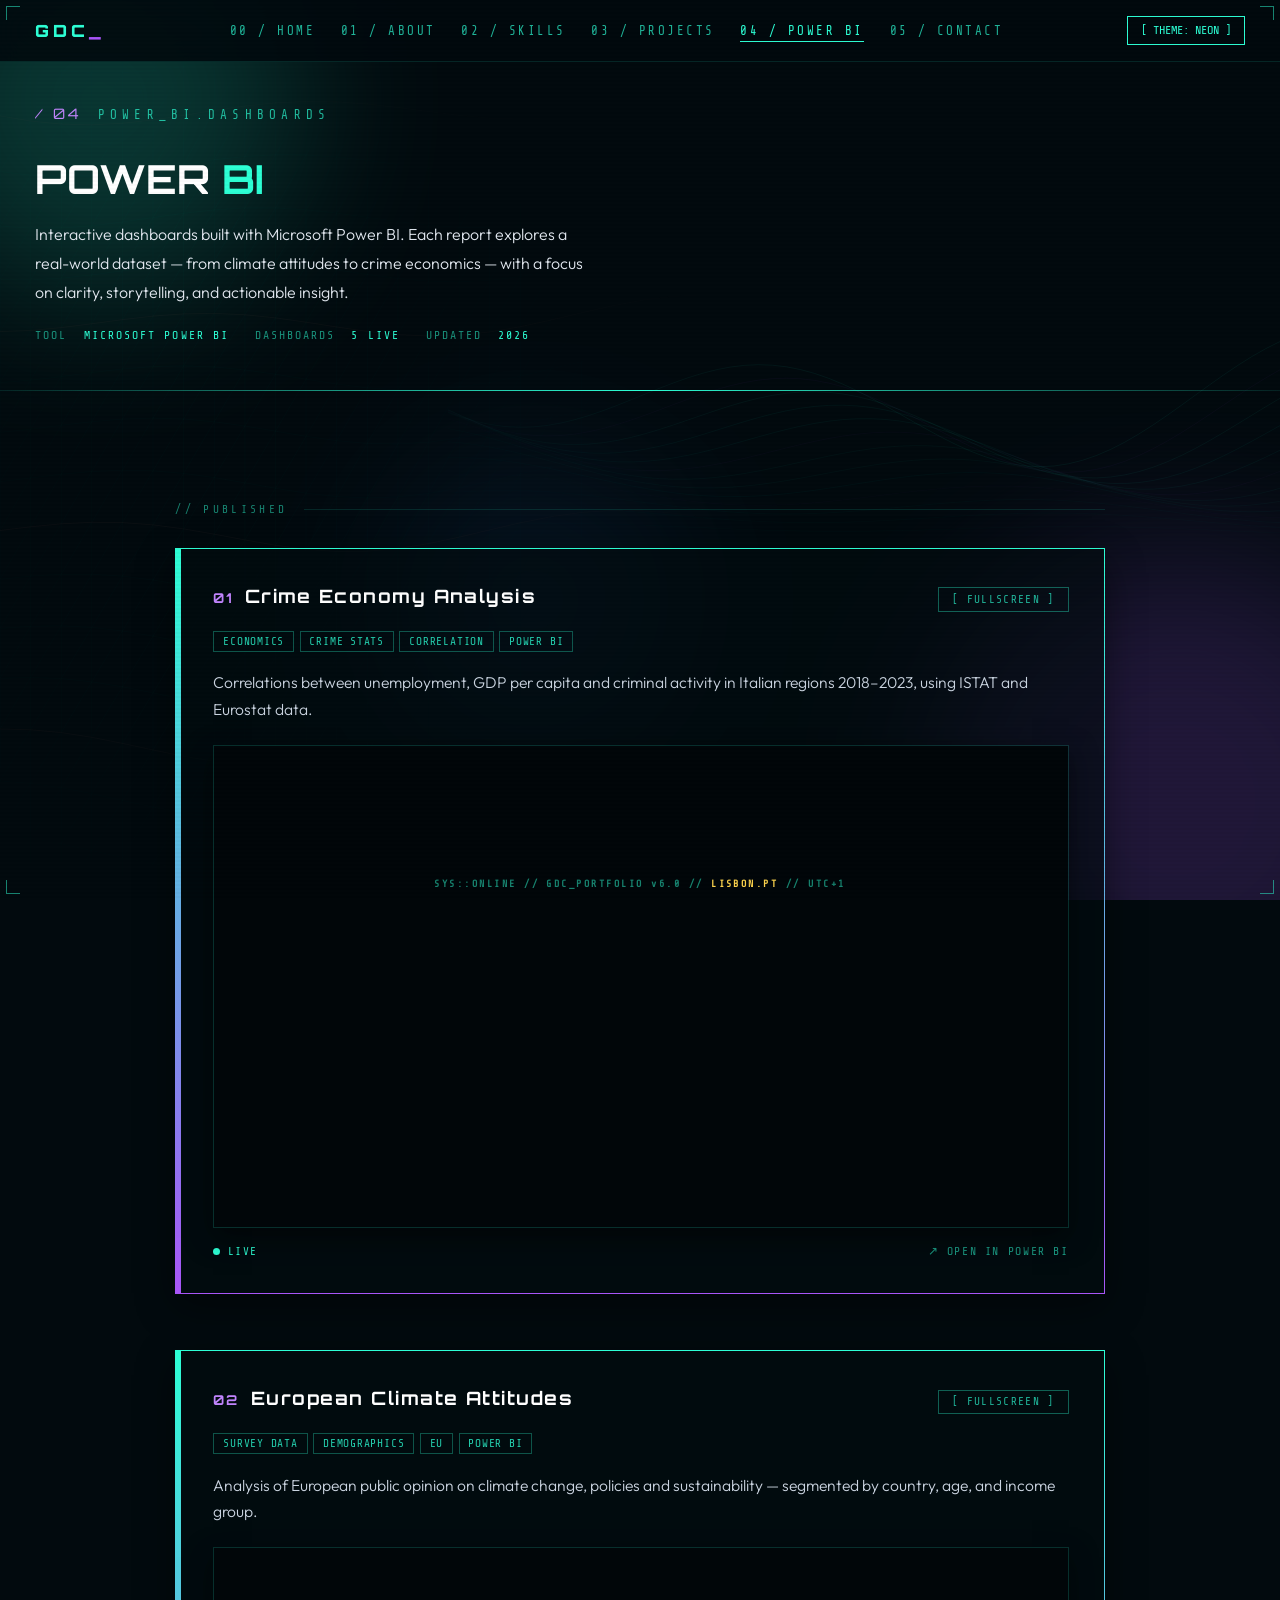
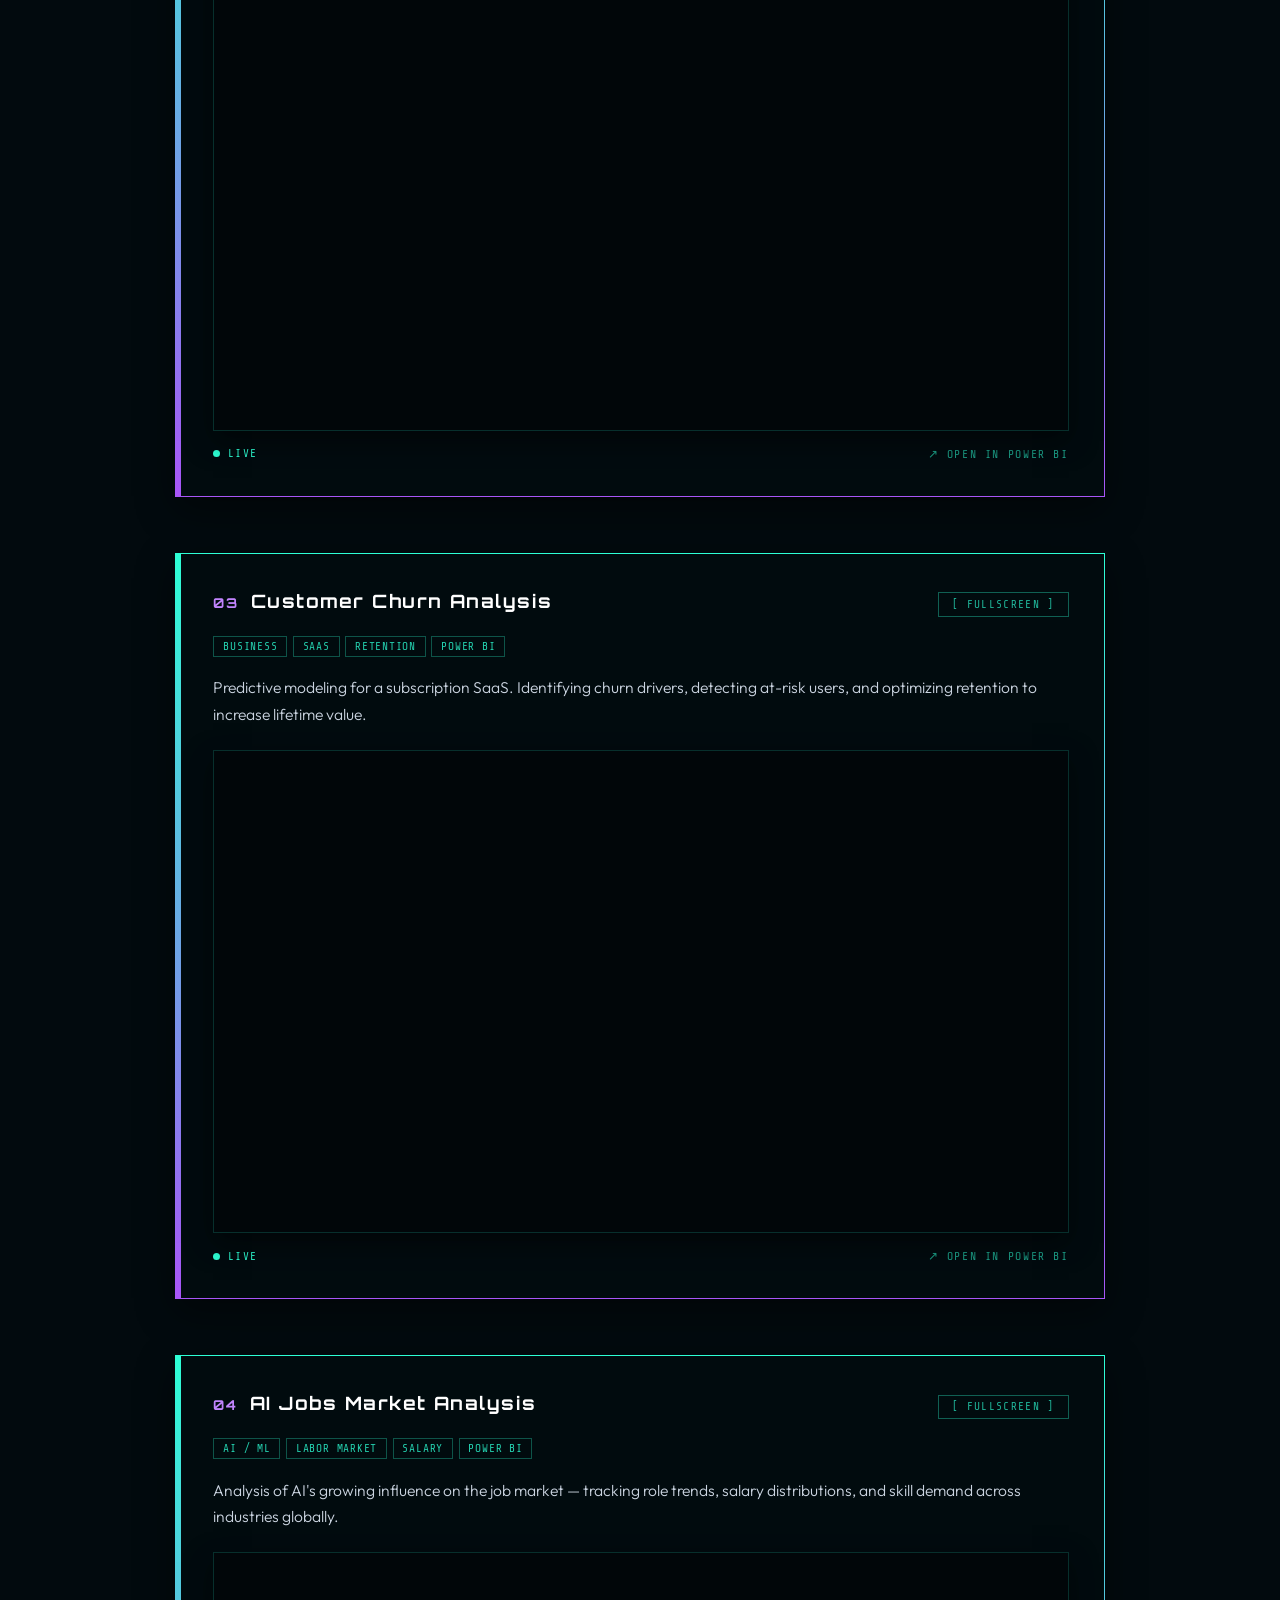
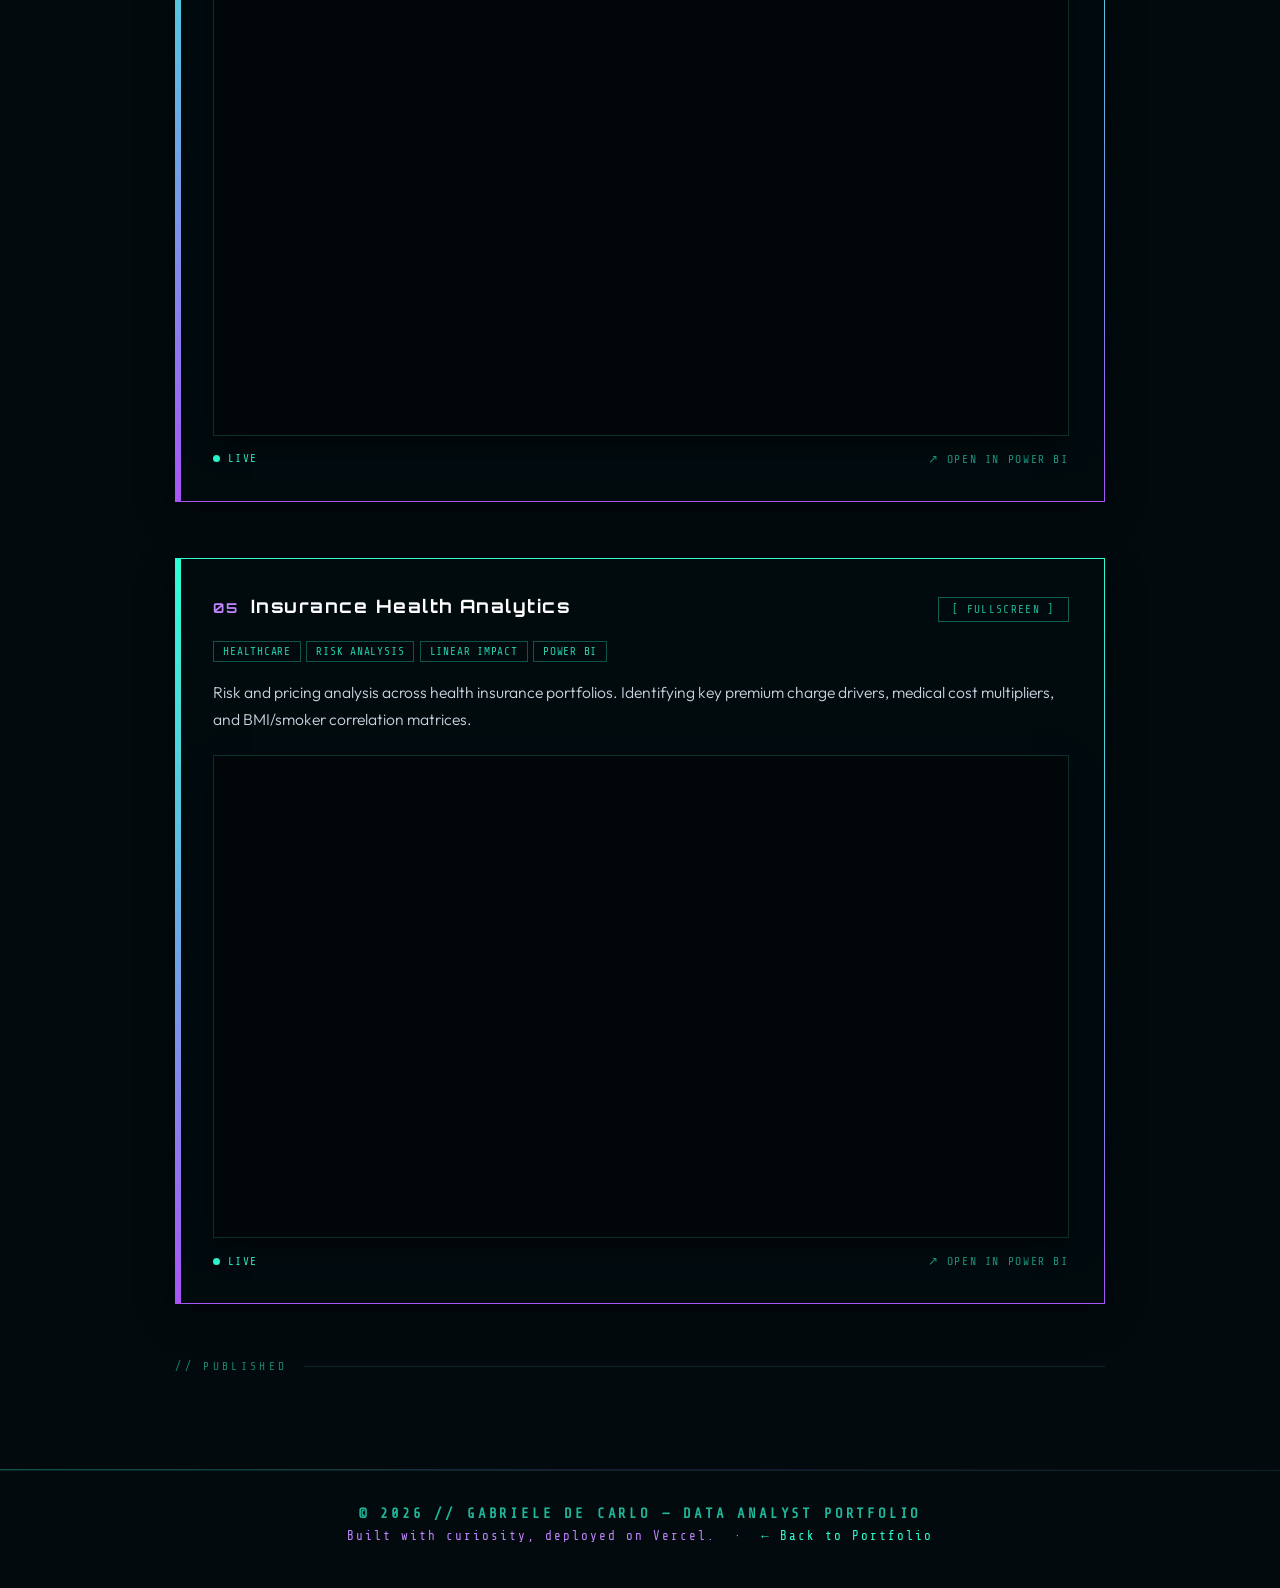
<file: powerbi.html>
<!DOCTYPE html>
<html lang="en">
<head>
  <meta charset="UTF-8">
  <meta name="viewport" content="width=device-width, initial-scale=1.0">
  <meta name="description" content="Power BI Dashboards by Gabriele De Carlo — Data Analyst & Visual Storyteller.">
  <meta name="author" content="Gabriele De Carlo">
  <meta name="theme-color" content="#020a0e">
  <meta property="og:title" content="Power BI Dashboards // Gabriele De Carlo">
  <meta property="og:description" content="Interactive Power BI dashboards — data storytelling by Gabriele De Carlo.">
  <meta property="og:type" content="website">
  <title>Power BI Dashboards // GDC</title>
  <link rel="icon" href="data:image/svg+xml,<svg xmlns=%22http://www.w3.org/2000/svg%22 viewBox=%220 0 100 100%22><text y=%22.9em%22 font-size=%2290%22>📊</text></svg>">
  <link rel="stylesheet" href="./style.css">
  <style>
    /* ── FULLSCREEN MODAL (Power BI) ── */
    #pbiModal {
      position: fixed;
      inset: 0;
      background: rgba(2, 10, 14, 0.96);
      backdrop-filter: blur(14px);
      -webkit-backdrop-filter: blur(14px);
      z-index: 1000;
      display: flex;
      flex-direction: column;
      opacity: 0;
      pointer-events: none;
      transition: opacity 0.4s cubic-bezier(0.16, 1, 0.3, 1);
    }
    #pbiModal.active {
      opacity: 1;
      pointer-events: auto;
    }
    .pbi-modal-topbar {
      display: flex;
      justify-content: space-between;
      align-items: center;
      padding: 1.2rem 2.5rem;
      border-bottom: 1px solid rgba(var(--teal-rgb), 0.15);
      background: rgba(2, 12, 16, 0.98);
      flex-shrink: 0;
    }
    .pbi-modal-title {
      font-family: 'Orbitron', monospace;
      font-size: 1rem;
      font-weight: 700;
      color: #fff;
      letter-spacing: 0.08em;
    }
    .pbi-modal-body {
      flex: 1;
      position: relative;
    }
    .pbi-modal-body iframe {
      position: absolute;
      inset: 0;
      width: 100%;
      height: 100%;
      border: none;
      background: #010609;
    }

    /* ── LIVE DOT ── */
    .pbi-status {
      display: inline-flex;
      align-items: center;
      gap: 0.45rem;
      font-size: 0.7rem;
      letter-spacing: 0.14em;
      text-transform: uppercase;
    }
    .pbi-status .dot-live {
      width: 7px;
      height: 7px;
      border-radius: 50%;
      background: var(--teal);
      animation: pp 2s ease infinite;
    }
    .pbi-status .dot-wip {
      width: 7px;
      height: 7px;
      border-radius: 50%;
      background: var(--yellow);
      animation: pp 2s ease infinite;
    }
    .pbi-status .dot-soon {
      width: 7px;
      height: 7px;
      border-radius: 50%;
      background: rgba(var(--teal-rgb), 0.3);
    }
    .pbi-status.live { color: var(--teal); }
    .pbi-status.wip  { color: var(--yellow); }
    .pbi-status.soon { color: rgba(var(--teal-rgb), 0.4); }

    /* ── CARD FOOTER ROW ── */
    .pbi-card-footer {
      display: flex;
      justify-content: space-between;
      align-items: center;
      margin-top: 1rem;
      flex-wrap: wrap;
      gap: 0.5rem;
    }
    .pbi-open-link {
      font-family: 'Share Tech Mono', monospace;
      font-size: 0.72rem;
      letter-spacing: 0.14em;
      text-transform: uppercase;
      color: rgba(var(--teal-rgb), 0.6);
      text-decoration: none;
      transition: color 0.2s;
    }
    .pbi-open-link:hover { color: var(--teal); }

    /* ── FULLSCREEN BTN ── */
    .pbi-fs-btn {
      background: transparent;
      border: 1px solid rgba(var(--teal-rgb), 0.35);
      color: rgba(var(--teal-rgb), 0.7);
      font-family: 'Share Tech Mono', monospace;
      font-size: 0.7rem;
      letter-spacing: 0.12em;
      padding: 0.3rem 0.8rem;
      cursor: pointer;
      text-transform: uppercase;
      transition: all 0.2s;
    }
    .pbi-fs-btn:hover {
      border-color: var(--teal);
      color: var(--teal);
      background: rgba(var(--teal-rgb), 0.06);
    }

    /* ── TAGS ROW IN CARD ── */
    .pbi-tags {
      display: flex;
      gap: 0.35rem;
      flex-wrap: wrap;
      margin-bottom: 1.1rem;
    }

    /* ── PAGE HEADER ── */
    .pbi-page-header {
      padding-top: 6.5rem;
      padding-bottom: 3rem;
      padding-left: 2.2rem;
      padding-right: 2.2rem;
      border-bottom: 1px solid rgba(var(--teal-rgb), 0.1);
      position: relative;
    }
    .pbi-page-header::after {
      content: '';
      position: absolute;
      bottom: -1px;
      left: 0;
      right: 0;
      height: 1px;
      background: linear-gradient(90deg, transparent, var(--teal), transparent);
    }
    .pbi-section-divider {
      display: flex;
      align-items: center;
      gap: 1rem;
      margin-bottom: 2rem;
      margin-top: 0.5rem;
    }
    .pbi-section-divider span {
      font-size: 0.7rem;
      letter-spacing: 0.3em;
      color: rgba(var(--teal-rgb), 0.5);
      text-transform: uppercase;
      white-space: nowrap;
    }
    .pbi-section-divider::after {
      content: '';
      flex: 1;
      height: 1px;
      background: rgba(var(--teal-rgb), 0.12);
    }

    /* clip-path override — prevent cards from disappearing */
    .pbi-embed-card {
      clip-path: none !important;
      border-left: 3px solid transparent;
      border-image: linear-gradient(180deg, var(--teal), var(--violet)) 1;
    }

    @media (max-width: 900px) {
      .pbi-page-header {
        padding-left: 1.3rem;
        padding-right: 1.3rem;
      }
      .pbi-modal-topbar {
        padding: 1rem 1.3rem;
      }
    }
  </style>
</head>
<body>

<div class="bg-wrap">
  <div class="glow g1"></div>
  <div class="glow g2"></div>
  <div class="glow g3"></div>
  <canvas id="bg-mesh"></canvas>
  <canvas id="bg-flow"></canvas>
</div>

<div class="hud-c hud-tl"></div>
<div class="hud-c hud-tr"></div>
<div class="hud-c hud-bl"></div>
<div class="hud-c hud-br"></div>
<div class="scanlines"></div>
<div class="stat-bar">SYS::ONLINE // GDC_PORTFOLIO v6.0 // <span class="y">LISBON.PT</span> // UTC+1</div>

<div class="mobile-overlay" id="mobileOverlay" onclick="closeMobile()"></div>
<aside class="mobile-menu" id="mobileMenu">
  <button class="mobile-close" onclick="closeMobile()">✕</button>
  <a href="./index.html">00 / Home</a>
  <a href="./index.html#about-sec">01 / About</a>
  <a href="./index.html#skills-sec">02 / Skills</a>
  <a href="./index.html#projects-sec">03 / Projects</a>
  <a href="./powerbi.html" class="active">04 / Power BI</a>
  <a href="./index.html#contact-sec">05 / Contact</a>
</aside>

<div class="site">
  <nav>
    <div class="nav-logo"><a href="./index.html" style="text-decoration:none;color:inherit;">GDC<span class="accent">_</span></a></div>
    <ul class="nav-links">
      <li><a href="./index.html">00 / Home</a></li>
      <li><a href="./index.html#about-sec">01 / About</a></li>
      <li><a href="./index.html#skills-sec">02 / Skills</a></li>
      <li><a href="./index.html#projects-sec">03 / Projects</a></li>
      <li><a href="./powerbi.html" class="active">04 / Power BI</a></li>
      <li><a href="./index.html#contact-sec">05 / Contact</a></li>
    </ul>
    <div style="display:flex; gap:0.5rem;">
      <button id="themeToggle" class="theme-btn" onclick="toggleTheme()">[ THEME: NEON ]</button>
    </div>
    <button class="menu-btn" onclick="openMobile()" aria-label="menu">☰</button>
  </nav>

  <div class="pbi-page-header">
    <div class="sec-head">
      <span class="sec-num">/ 04</span>
      <span class="sec-label">power_bi.dashboards</span>
    </div>
    <div class="sec-title glitch-hover" data-text="POWER BI">POWER <span class="accent">BI</span></div>
    <p style="font-family:'Outfit',sans-serif;font-weight:300;font-size:1rem;color:#e2e8f0;line-height:1.8;max-width:560px;margin-top:1rem;margin-bottom:1.4rem;">
      Interactive dashboards built with Microsoft Power BI. Each report explores a real-world dataset — from climate attitudes to crime economics — with a focus on clarity, storytelling, and actionable insight.
    </p>
    <div style="display:flex;gap:1.6rem;flex-wrap:wrap;font-size:0.72rem;letter-spacing:0.18em;text-transform:uppercase;color:rgba(var(--teal-rgb),0.55);">
      <div>Tool &nbsp;<span style="color:var(--teal);">Microsoft Power BI</span></div>
      <div>Dashboards &nbsp;<span style="color:var(--teal);">5 live</span></div>
      <div>Updated &nbsp;<span style="color:var(--teal);">2026</span></div>
    </div>
  </div>

  <div class="pbi-container">

    <div class="pbi-section-divider"><span>// published</span></div>

    <div class="pbi-embed-card reveal">
      <div class="pbi-embed-header">
        <div class="pbi-embed-title-wrap">
          <span class="pbi-embed-num">01</span>
          <span class="pbi-embed-title">Crime Economy Analysis</span>
        </div>
        <button class="pbi-fs-btn" onclick="openPbiModal('Crime Economy Analysis','https://app.powerbi.com/view?r=eyJrIjoiNGE3YmRmOTYtNzEwMC00YjFiLWEyNmQtZTI1OGUyM2RjMGRiIiwidCI6IjFmNTRhMThlLTg0MjUtNDdiYi1hMDk3LTczODg2ZTM1MTE4YSIsImMiOjh9&pageName=371c88b3c4db8907703d')">[ FULLSCREEN ]</button>
      </div>
      <div class="pbi-tags">
        <span class="tag">Economics</span>
        <span class="tag">Crime Stats</span>
        <span class="tag">Correlation</span>
        <span class="tag">Power BI</span>
      </div>
      <p class="pbi-embed-desc">Correlations between unemployment, GDP per capita and criminal activity in Italian regions 2018–2023, using ISTAT and Eurostat data.</p>
      <div class="pbi-iframe-wrapper">
        <iframe
          title="Crime Economy Analysis"
          src="https://app.powerbi.com/view?r=eyJrIjoiNGE3YmRmOTYtNzEwMC00YjFiLWEyNmQtZTI1OGUyM2RjMGRiIiwidCI6IjFmNTRhMThlLTg0MjUtNDdiYi1hMDk3LTczODg2ZTM1MTE4YSIsImMiOjh9&pageName=371c88b3c4db8907703d"
          allowfullscreen>
        </iframe>
      </div>
      <div class="pbi-card-footer">
        <div class="pbi-status live"><div class="dot-live"></div> Live</div>
        <a class="pbi-open-link" href="https://app.powerbi.com/view?r=eyJrIjoiNGE3YmRmOTYtNzEwMC00YjFiLWEyNmQtZTI1OGUyM2RjMGRiIiwidCI6IjFmNTRhMThlLTg0MjUtNDdiYi1hMDk3LTczODg2ZTM1MTE4YSIsImMiOjh9&pageName=371c88b3c4db8907703d" target="_blank" rel="noopener">↗ Open in Power BI</a>
      </div>
    </div>

    <div class="pbi-embed-card reveal">
      <div class="pbi-embed-header">
        <div class="pbi-embed-title-wrap">
          <span class="pbi-embed-num">02</span>
          <span class="pbi-embed-title">European Climate Attitudes</span>
        </div>
        <button class="pbi-fs-btn" onclick="openPbiModal('European Climate Attitudes','https://app.powerbi.com/view?r=eyJrIjoiZmUzZThjZTItY2IwMy00ZTZlLTkyNDktZTc4ZjU3OGZjMzcwIiwidCI6IjFmNTRhMThlLTg0MjUtNDdiYi1hMDk3LTczODg2ZTM1MTE4YSIsImMiOjh9')">[ FULLSCREEN ]</button>
      </div>
      <div class="pbi-tags">
        <span class="tag">Survey Data</span>
        <span class="tag">Demographics</span>
        <span class="tag">EU</span>
        <span class="tag">Power BI</span>
      </div>
      <p class="pbi-embed-desc">Analysis of European public opinion on climate change, policies and sustainability — segmented by country, age, and income group.</p>
      <div class="pbi-iframe-wrapper">
        <iframe
          title="European Climate Attitudes"
          src="https://app.powerbi.com/view?r=eyJrIjoiZmUzZThjZTItY2IwMy00ZTZlLTkyNDktZTc4ZjU3OGZjMzcwIiwidCI6IjFmNTRhMThlLTg0MjUtNDdiYi1hMDk3LTczODg2ZTM1MTE4YSIsImMiOjh9"
          allowfullscreen>
        </iframe>
      </div>
      <div class="pbi-card-footer">
        <div class="pbi-status live"><div class="dot-live"></div> Live</div>
        <a class="pbi-open-link" href="https://app.powerbi.com/view?r=eyJrIjoiZmUzZThjZTItY2IwMy00ZTZlLTkyNDktZTc4ZjU3OGZjMzcwIiwidCI6IjFmNTRhMThlLTg0MjUtNDdiYi1hMDk3LTczODg2ZTM1MTE4YSIsImMiOjh9" target="_blank" rel="noopener">↗ Open in Power BI</a>
      </div>
    </div>

    <div class="pbi-embed-card reveal">
      <div class="pbi-embed-header">
        <div class="pbi-embed-title-wrap">
          <span class="pbi-embed-num">03</span>
          <span class="pbi-embed-title">Customer Churn Analysis</span>
        </div>
        <button class="pbi-fs-btn" onclick="openPbiModal('Customer Churn Analysis','https://app.powerbi.com/view?r=eyJrIjoiMDg3NzA3NjUtNDMwMC00NjdlLWEwNWItOTNiNGQzNjZlYzA4IiwidCI6IjFmNTRhMThlLTg0MjUtNDdiYi1hMDk3LTczODg2ZTM1MTE4YSIsImMiOjh9&pageName=c7c98034ea1c684f28b1')">[ FULLSCREEN ]</button>
      </div>
      <div class="pbi-tags">
        <span class="tag">Business</span>
        <span class="tag">SaaS</span>
        <span class="tag">Retention</span>
        <span class="tag">Power BI</span>
      </div>
      <p class="pbi-embed-desc">Predictive modeling for a subscription SaaS. Identifying churn drivers, detecting at-risk users, and optimizing retention to increase lifetime value.</p>
      <div class="pbi-iframe-wrapper">
        <iframe
          title="Customer Churn Analysis"
          src="https://app.powerbi.com/view?r=eyJrIjoiMDg3NzA3NjUtNDMwMC00NjdlLWEwNWItOTNiNGQzNjZlYzA4IiwidCI6IjFmNTRhMThlLTg0MjUtNDdiYi1hMDk3LTczODg2ZTM1MTE4YSIsImMiOjh9&pageName=c7c98034ea1c684f28b1"
          allowfullscreen>
        </iframe>
      </div>
      <div class="pbi-card-footer">
        <div class="pbi-status live"><div class="dot-live"></div> Live</div>
        <a class="pbi-open-link" href="https://app.powerbi.com/view?r=eyJrIjoiMDg3NzA3NjUtNDMwMC00NjdlLWEwNWItOTNiNGQzNjZlYzA4IiwidCI6IjFmNTRhMThlLTg0MjUtNDdiYi1hMDk3LTczODg2ZTM1MTE4YSIsImMiOjh9&pageName=c7c98034ea1c684f28b1" target="_blank" rel="noopener">↗ Open in Power BI</a>
      </div>
    </div>

    <div class="pbi-embed-card reveal">
      <div class="pbi-embed-header">
        <div class="pbi-embed-title-wrap">
          <span class="pbi-embed-num">04</span>
          <span class="pbi-embed-title">AI Jobs Market Analysis</span>
        </div>
        <button class="pbi-fs-btn" onclick="openPbiModal('AI Jobs Market Analysis','https://app.powerbi.com/view?r=eyJrIjoiYmIzZDJlMDUtODk0NS00ZTMxLWE4MWItOWNhNTQzYjJkZTQzIiwidCI6IjFmNTRhMThlLTg0MjUtNDdiYi1hMDk3LTczODg2ZTM1MTE4YSIsImMiOjh9&pageName=913f4d965e67386d88d3')">[ FULLSCREEN ]</button>
      </div>
      <div class="pbi-tags">
        <span class="tag">AI / ML</span>
        <span class="tag">Labor Market</span>
        <span class="tag">Salary</span>
        <span class="tag">Power BI</span>
      </div>
      <p class="pbi-embed-desc">Analysis of AI's growing influence on the job market — tracking role trends, salary distributions, and skill demand across industries globally.</p>
      <div class="pbi-iframe-wrapper">
        <iframe
          title="AI Jobs Market Analysis"
          src="https://app.powerbi.com/view?r=eyJrIjoiYmIzZDJlMDUtODk0NS00ZTMxLWE4MWItOWNhNTQzYjJkZTQzIiwidCI6IjFmNTRhMThlLTg0MjUtNDdiYi1hMDk3LTczODg2ZTM1MTE4YSIsImMiOjh9&pageName=913f4d965e67386d88d3"
          allowfullscreen>
        </iframe>
      </div>
      <div class="pbi-card-footer">
        <div class="pbi-status live"><div class="dot-live"></div> Live</div>
        <a class="pbi-open-link" href="https://app.powerbi.com/view?r=eyJrIjoiYmIzZDJlMDUtODk0NS00ZTMxLWE4MWItOWNhNTQzYjJkZTQzIiwidCI6IjFmNTRhMThlLTg0MjUtNDdiYi1hMDk3LTczODg2ZTM1MTE4YSIsImMiOjh9&pageName=913f4d965e67386d88d3" target="_blank" rel="noopener">↗ Open in Power BI</a>
      </div>
    </div>

    <div class="pbi-embed-card reveal">
      <div class="pbi-embed-header">
        <div class="pbi-embed-title-wrap">
          <span class="pbi-embed-num">05</span>
          <span class="pbi-embed-title">Insurance Health Analytics</span>
        </div>
        <button class="pbi-fs-btn" onclick="openPbiModal('Insurance Health Analytics','https://app.powerbi.com/view?r=eyJrIjoiN2MyNGE3YjQtODM1NS00YTJlLTg0NzMtMWZmOWE2ZmUxOGNmIiwidCI6IjFmNTRhMThlLTg0MjUtNDdiYi1hMDk3LTczODg2ZTM1MTE4YSIsImMiOjh9')">[ FULLSCREEN ]</button>
      </div>
      <div class="pbi-tags">
        <span class="tag">Healthcare</span>
        <span class="tag">Risk Analysis</span>
        <span class="tag">Linear Impact</span>
        <span class="tag">Power BI</span>
      </div>
      <p class="pbi-embed-desc">Risk and pricing analysis across health insurance portfolios. Identifying key premium charge drivers, medical cost multipliers, and BMI/smoker correlation matrices.</p>
      <div class="pbi-iframe-wrapper">
        <iframe
          title="Insurance Health Analytics"
          src="https://app.powerbi.com/view?r=eyJrIjoiN2MyNGE3YjQtODM1NS00YTJlLTg0NzMtMWZmOWE2ZmUxOGNmIiwidCI6IjFmNTRhMThlLTg0MjUtNDdiYi1hMDk3LTczODg2ZTM1MTE4YSIsImMiOjh9"
          allowfullscreen>
        </iframe>
      </div>
      <div class="pbi-card-footer">
        <div class="pbi-status live"><div class="dot-live"></div> Live</div>
        <a class="pbi-open-link" href="https://app.powerbi.com/view?r=eyJrIjoiN2MyNGE3YjQtODM1NS00YTJlLTg0NzMtMWZmOWE2ZmUxOGNmIiwidCI6IjFmNTRhMThlLTg0MjUtNDdiYi1hMDk3LTczODg2ZTM1MTE4YSIsImMiOjh9" target="_blank" rel="noopener">↗ Open in Power BI</a>
      </div>
    </div>

    <div class="pbi-section-divider"><span>// published</span></div>

  </div><div class="sec-divider"></div>
  <footer>
    <p>© 2026 // GABRIELE DE CARLO — DATA ANALYST PORTFOLIO</p>
    <p class="built">Built with curiosity, deployed on Vercel. &nbsp;·&nbsp; <a href="./index.html" style="color:var(--teal);text-decoration:none;">← Back to Portfolio</a></p>
  </footer>

</div><div id="pbiModal">
  <div class="pbi-modal-topbar">
    <div class="gdc-modal-header" style="padding:0;border:none;background:transparent;flex:1;">
      <span class="sec-label">/ power_bi.fullscreen</span>
      <span class="pbi-modal-title" id="pbiModalTitle" style="margin:0 1rem;"></span>
    </div>
    <button class="gdc-modal-close" onclick="closePbiModal()">[ CLOSE // ✕ ]</button>
  </div>
  <div class="pbi-modal-body">
    <iframe id="pbiModalIframe" src="" title="Power BI Dashboard" allowfullscreen></iframe>
  </div>
</div>

<script>
  /* ── NAV helpers ── */
  function openMobile()  { document.getElementById('mobileMenu').classList.add('open');  document.getElementById('mobileOverlay').classList.add('show'); }
  function closeMobile() { document.getElementById('mobileMenu').classList.remove('open'); document.getElementById('mobileOverlay').classList.remove('show'); }

  /* ── Theme toggle ── */
  function toggleTheme() {
    document.body.classList.toggle('theme-amber');
    const isAmber = document.body.classList.contains('theme-amber');
    document.getElementById('themeToggle').innerText = isAmber ? '[ THEME: AMBER ]' : '[ THEME: NEON ]';
    if (typeof syncColors === 'function') syncColors();
  }

  /* ── Power BI fullscreen modal ── */
  function openPbiModal(title, src) {
    document.getElementById('pbiModalTitle').textContent = title;
    document.getElementById('pbiModalIframe').src = src;
    document.getElementById('pbiModal').classList.add('active');
    document.body.style.overflow = 'hidden';
  }
  function closePbiModal() {
    document.getElementById('pbiModal').classList.remove('active');
    document.getElementById('pbiModalIframe').src = '';
    document.body.style.overflow = '';
  }
  document.getElementById('pbiModal').addEventListener('click', function(e) {
    if (e.target === this) closePbiModal();
  });
  window.addEventListener('keydown', function(e) {
    if (e.key === 'Escape') closePbiModal();
  });

  /* ── Reveal on scroll — with fallback ── */
  const revealEls = document.querySelectorAll('.reveal');
  setTimeout(() => revealEls.forEach(el => el.classList.add('active')), 300);
  const observer = new IntersectionObserver((entries) => {
    entries.forEach(entry => {
      if (entry.isIntersecting) {
        entry.target.classList.add('active');
        observer.unobserve(entry.target);
      }
    });
  }, { threshold: 0.01, rootMargin: '0px 0px -10px 0px' });
  revealEls.forEach(el => observer.observe(el));
</script>

<script>
  /* ── Background animation ── */
  let cTeal = '45,255,213', cViolet = '168,85,247', cYellow = '251,191,36', cRed = '239,68,68';
  let hexTeal = '#2dffd5', hexViolet = '#a855f7', hexYellow = '#fbbf24';

  function syncColors() {
    const st = getComputedStyle(document.body);
    hexTeal   = st.getPropertyValue('--teal').trim();
    hexViolet = st.getPropertyValue('--violet').trim();
    hexYellow = st.getPropertyValue('--yellow').trim();
    const hex2rgb = (hex) => {
      let h = hex.replace('#', '');
      if (h.length === 3) h = h[0]+h[0]+h[1]+h[1]+h[2]+h[2];
      return parseInt(h.substring(0,2),16)+','+parseInt(h.substring(2,4),16)+','+parseInt(h.substring(4,6),16);
    };
    cTeal   = hex2rgb(hexTeal);
    cViolet = hex2rgb(hexViolet);
    cYellow = hex2rgb(hexYellow);
    cRed    = hex2rgb(st.getPropertyValue('--red').trim() || '#ef4444');
  }
  syncColors();

  let isVisible = true;
  document.addEventListener('visibilitychange', () => { isVisible = document.visibilityState === 'visible'; });

  const meshC = document.getElementById('bg-mesh');
  const meshX = meshC.getContext('2d');
  const flowC = document.getElementById('bg-flow');
  const flowX = flowC.getContext('2d');
  let MW, MH, FW, FH;
  function resize() {
    MW = meshC.width = meshC.offsetWidth;
    MH = meshC.height = meshC.offsetHeight;
    FW = flowC.width = flowC.offsetWidth;
    FH = flowC.height = flowC.offsetHeight;
  }
  resize();
  window.addEventListener('resize', resize);

  let t = 0;
  let mx = window.innerWidth / 2, my = window.innerHeight / 2;
  let targetMx = mx, targetMy = my;
  window.addEventListener('mousemove', (e) => { targetMx = e.clientX; targetMy = e.clientY; });

  function drawMesh() {
    meshX.clearRect(0, 0, MW, MH);
    const cols = 24, rows = 18;
    const cw = MW / (cols - 1), ch = MH / (rows - 1);
    const pts = [];
    for (let r = 0; r < rows; r++) {
      pts[r] = [];
      for (let c = 0; c < cols; c++) {
        const wave = Math.sin(c * 0.4 + r * 0.3 + t * 0.6) * 14 + Math.sin(c * 0.18 + t * 0.4) * 10;
        pts[r][c] = { x: c * cw, y: r * ch + wave };
      }
    }
    for (let r = 0; r < rows - 1; r++) {
      for (let c = 0; c < cols - 1; c++) {
        const p1 = pts[r][c], p2 = pts[r][c+1], p3 = pts[r+1][c];
        const cd = 1 - Math.abs(c / cols - 0.3) * 1.2;
        const a = 0.025 + cd * 0.05;
        meshX.strokeStyle = `rgba(${cTeal},${a})`;
        meshX.lineWidth = 0.4;
        meshX.beginPath(); meshX.moveTo(p1.x, p1.y); meshX.lineTo(p2.x, p2.y); meshX.lineTo(p3.x, p3.y); meshX.closePath(); meshX.stroke();
      }
    }
    for (let r = 2; r < rows; r += 4) {
      meshX.beginPath();
      for (let c = 0; c < cols; c++) { if (c === 0) meshX.moveTo(pts[r][c].x, pts[r][c].y); else meshX.lineTo(pts[r][c].x, pts[r][c].y); }
      meshX.strokeStyle = `rgba(${cRed},0.12)`; meshX.lineWidth = 0.5; meshX.stroke();
    }
  }

  const FCOLS = 60, FROWS = 14;
  function drawFlow() {
    flowX.clearRect(0, 0, FW, FH);
    const cw = FW / (FCOLS - 1);
    const baseY = FH * 0.6, ch = FH * 0.4;
    for (let r = 0; r < FROWS; r++) {
      const rNorm = r / (FROWS - 1);
      flowX.beginPath();
      for (let c = 0; c < FCOLS; c++) {
        const x = c * cw;
        const y = baseY - Math.sin(c * 0.16 + t * 1.0 + r * 0.3) * 50 * rNorm - Math.sin(c * 0.08 + t * 0.5 + r * 0.15) * 28 * rNorm - rNorm * ch * 0.4;
        if (c === 0) flowX.moveTo(x, y); else flowX.lineTo(x, y);
      }
      const a = 0.03 + rNorm * 0.13;
      flowX.strokeStyle = r % 4 === 0 ? `rgba(${cViolet},${a * 0.7})` : `rgba(${cTeal},${a})`;
      flowX.lineWidth = 0.5; flowX.stroke();
    }
  }

  function bgLoop() {
    if (isVisible) {
      if (meshC.width !== meshC.offsetWidth) resize();
      mx += (targetMx - mx) * 0.05; my += (targetMy - my) * 0.05;
      t += 0.008 + (Math.abs(mx - window.innerWidth / 2) / window.innerWidth) * 0.02;
      drawMesh(); drawFlow();
    }
    requestAnimationFrame(bgLoop);
  }
  bgLoop();
</script>

</body>
</html>
</file>
<file: style.css>
@import url('https://fonts.googleapis.com/css2?family=Share+Tech+Mono&family=Orbitron:wght@400;700;900&family=JetBrains+Mono:wght@400;700&family=Outfit:wght@300;400;500;700&display=swap');
  *{margin:0;padding:0;box-sizing:border-box;}
  html{scroll-behavior:smooth;background:#020a0e;}
  :root{
    --teal-rgb: 45,255,213;
    --violet-rgb: 168,85,247;
    --yellow-rgb: 251,191,36;
    --bg:#020a0e;
    --teal:#2dffd5;
    --teal-d:#00d4b3;
    --violet:#a855f7;
    --violet-l:#c084fc;
    --yellow:#fbbf24;
    --blue:#3b82f6;
    --red:#ef4444;
    --text:#e6fffa;
  }
  body.theme-amber {
    --teal-rgb: 251,191,36;
    --violet-rgb: 239,68,68;
    --yellow-rgb: 45,255,213;
    --bg: #090500;
    --teal: #fbbf24;
    --teal-d: #d97706;
    --violet: #ef4444;
    --violet-l: #f87171;
    --yellow: #2dffd5;
    --blue: #dc2626;
    --text: #fffbeb;
  }
  body{background:var(--bg);color:var(--teal);font-family:'Share Tech Mono',monospace;overflow-x:hidden;min-height:100vh;}

  .bg-wrap{position:fixed;top:0;left:0;width:100%;height:100%;z-index:0;pointer-events:none;overflow:hidden;background:var(--bg);}
  #bg-mesh,#bg-flow{background:transparent;}
  #bg-mesh{position:absolute;top:0;left:0;width:55%;height:100%;opacity:0.6;mask-image:radial-gradient(ellipse at left center,black 0%,black 40%,transparent 80%);-webkit-mask-image:radial-gradient(ellipse at left center,black 0%,black 40%,transparent 80%);}
  #bg-flow{position:absolute;top:0;right:0;width:65%;height:100%;opacity:0.7;mask-image:radial-gradient(ellipse at right center,black 0%,black 45%,transparent 85%);-webkit-mask-image:radial-gradient(ellipse at right center,black 0%,black 45%,transparent 85%);}
  .glow{position:absolute;border-radius:50%;filter:blur(80px);opacity:0.18;pointer-events:none;}
  .g1{top:-100px;left:-100px;width:400px;height:400px;background:var(--teal);}
  .g2{bottom:-150px;right:-150px;width:500px;height:500px;background:var(--violet);}
  .g3{top:50%;left:30%;width:300px;height:300px;background:var(--blue);opacity:0.08;}

  .scanlines{position:fixed;inset:0;background:repeating-linear-gradient(0deg,transparent,transparent 2px,rgba(0,0,0,0.02) 2px,rgba(0,0,0,0.02) 4px);pointer-events:none;z-index:998;}

  .hud-c{position:fixed;width:14px;height:14px;z-index:50;pointer-events:none;}
  .hud-tl{top:6px;left:6px;border-top:1px solid rgba(var(--teal-rgb),0.5);border-left:1px solid rgba(var(--teal-rgb),0.5);}
  .hud-tr{top:6px;right:6px;border-top:1px solid rgba(var(--teal-rgb),0.5);border-right:1px solid rgba(var(--teal-rgb),0.5);}
  .hud-bl{bottom:6px;left:6px;border-bottom:1px solid rgba(var(--teal-rgb),0.5);border-left:1px solid rgba(var(--teal-rgb),0.5);}
  .hud-br{bottom:6px;right:6px;border-bottom:1px solid rgba(var(--teal-rgb),0.5);border-right:1px solid rgba(var(--teal-rgb),0.5);}

  nav{position:fixed;top:0;left:0;right:0;display:flex;justify-content:space-between;align-items:center;padding:1rem 2.2rem;border-bottom:1px solid rgba(var(--teal-rgb),0.12);background:rgba(2,10,14,0.88);backdrop-filter:blur(14px);-webkit-backdrop-filter:blur(14px);z-index:100;}
  .nav-logo{font-family:'Orbitron',monospace;font-weight:900;font-size:1.05rem;color:var(--teal);letter-spacing:0.22em;}
  .nav-logo .accent{color:var(--violet);}
  .nav-links{display:flex;gap:1.6rem;list-style:none;}
  .nav-links a{color:rgba(var(--teal-rgb),0.7);text-decoration:none;font-size:0.78rem;letter-spacing:0.2em;text-transform:uppercase;transition:color 0.2s;cursor:pointer;position:relative;}
  .nav-links a:hover{color:var(--teal);}
  .nav-links a::before{content:'';position:absolute;bottom:-4px;left:0;width:0;height:1px;background:var(--teal);transition:width 0.2s;}
  .nav-links a:hover::before{width:100%;}

  .menu-btn{display:none;background:transparent;border:1px solid rgba(var(--teal-rgb),0.4);color:var(--teal);padding:0.5rem 0.7rem;cursor:pointer;font-family:inherit;font-size:1rem;line-height:1;}
  .menu-btn:hover{border-color:var(--teal);background:rgba(var(--teal-rgb),0.08);}
  
  .theme-btn{background:transparent;border:1px solid var(--teal);color:var(--teal);padding:0.4rem 0.8rem;cursor:pointer;font-family:'Share Tech Mono',monospace;font-size:0.75rem;text-transform:uppercase;transition:all 0.2s;}
  .theme-btn:hover{background:var(--teal);color:var(--bg);}

  .mobile-menu{position:fixed;top:0;right:-100%;width:280px;height:100vh;background:rgba(2,10,14,0.97);backdrop-filter:blur(18px);-webkit-backdrop-filter:blur(18px);border-left:1px solid rgba(var(--teal-rgb),0.2);z-index:200;transition:right 0.3s ease;padding:5rem 1.8rem 2rem;}
  .mobile-menu.open{right:0;}
  .mobile-menu a{display:block;padding:1rem 0;color:rgba(var(--teal-rgb),0.75);text-decoration:none;font-size:0.95rem;letter-spacing:0.15em;text-transform:uppercase;border-bottom:1px solid rgba(var(--teal-rgb),0.08);transition:color 0.2s,padding-left 0.2s;cursor:pointer;}
  .mobile-menu a:hover{color:var(--teal);padding-left:0.5rem;}
  .mobile-close{position:absolute;top:1.2rem;right:1.5rem;background:transparent;border:none;color:var(--teal);font-size:1.5rem;cursor:pointer;font-family:inherit;}
  .mobile-overlay{position:fixed;inset:0;background:rgba(0,0,0,0.5);z-index:150;opacity:0;pointer-events:none;transition:opacity 0.3s;}
  .mobile-overlay.show{opacity:1;pointer-events:auto;}

  .site{position:relative;z-index:10;}

  /* HERO */
  #hero{min-height:100vh;display:grid;grid-template-columns:1.1fr 1fr;align-items:center;padding:5.5rem 2.2rem 4rem;gap:1.8rem;position:relative;}
  .hero-tag{font-size:0.78rem;letter-spacing:0.4em;color:rgba(var(--teal-rgb),0.7);text-transform:uppercase;margin-bottom:0.9rem;}
  .hero-tag .blink{color:var(--yellow);animation:blink 1.5s ease infinite;}
  @keyframes blink{0%,100%{opacity:1}50%{opacity:0.2}}

  /* NAME — white fill + violet outline + glitch */
  .hero-name{font-family:'Orbitron',monospace;font-size:clamp(2.6rem,5.2vw,4.6rem);font-weight:900;line-height:1;color:#ffffff;margin-bottom:0.3rem;position:relative;display:inline-block;-webkit-text-stroke:1.5px var(--violet);text-shadow:0 0 25px rgba(var(--violet-rgb),0.4);}
  .hero-name::before,.hero-name::after{content:attr(data-text);position:absolute;top:0;left:0;width:100%;height:100%;color:#ffffff;-webkit-text-stroke:1.5px var(--violet);}
  .hero-name::before{animation:gl1 8s infinite;clip-path:polygon(0 0,100% 0,100% 33%,0 33%);}
  .hero-name::after{animation:gl2 8s infinite;clip-path:polygon(0 67%,100% 67%,100% 100%,0 100%);color:var(--teal);-webkit-text-stroke:1.5px var(--teal);}
  @keyframes gl1{0%,5%,10%,100%{transform:translate(0)}7%{transform:translate(-2px,1px)}8%{transform:translate(2px,-1px)}9%{transform:translate(-2px,1px)}}
  @keyframes gl2{0%,5%,10%,100%{transform:translate(0);opacity:0}7%{transform:translate(2px,-1px);opacity:0.8}8%{transform:translate(-2px,1px);opacity:0.8}9%{opacity:0}}

  .hero-role{font-family:'Orbitron',monospace;font-size:clamp(1.05rem,2.1vw,1.4rem);color:#ffffff;letter-spacing:0.1em;margin-bottom:0.5rem;font-weight:700;}
  .hero-role .amp{color:var(--violet);font-weight:400;margin:0 0.3em;}
  .hero-role .second{color:var(--teal);}
  .hero-stack{font-size:1.05rem;color:rgba(var(--teal-rgb),0.85);letter-spacing:0.18em;margin-bottom:1rem;font-weight:400;}
  .hero-stack .dot{color:var(--violet);}

  .divider-row{display:flex;align-items:center;gap:0.7rem;margin:0.9rem 0;}
  .divider{width:60px;height:2px;background:var(--teal);position:relative;}
  .divider::after{content:'';position:absolute;left:0;top:0;width:100%;height:100%;background:var(--red);animation:dglitch 4s infinite;}
  @keyframes dglitch{0%,88%,100%{transform:translateX(0);opacity:0}91%{transform:translateX(-3px);opacity:1}95%{transform:translateX(2px);opacity:1}97%{opacity:0}}
  .divider-text{font-size:0.75rem;color:rgba(var(--teal-rgb),0.6);letter-spacing:0.25em;}

  .status-row{display:flex;gap:0.5rem;flex-wrap:wrap;margin-bottom:1.1rem;}
  .pill{font-size:0.72rem;padding:0.28rem 0.75rem;border:1px solid rgba(var(--teal-rgb),0.4);color:rgba(var(--teal-rgb),0.85);letter-spacing:0.1em;text-transform:uppercase;}
  .pill.live{border-color:var(--teal);color:var(--teal);}
  .pill.live::before{content:'●';margin-right:0.35rem;animation:pp 2s ease infinite;}
  @keyframes pp{0%,100%{opacity:1}50%{opacity:0.3}}
  .pill.violet{border-color:rgba(var(--violet-rgb),0.6);color:var(--violet-l);}
  .pill.yellow{border-color:rgba(var(--yellow-rgb),0.6);color:#fcd34d;}

  .hero-bio{font-family:'Outfit',sans-serif;font-size:1.05rem;font-weight:300;line-height:1.85;color:#e2e8f0;max-width:540px;margin-bottom:1.6rem;}
  .hero-bio strong{color:var(--teal);font-weight:normal;}
  .hero-bio em{color:var(--violet-l);font-style:normal;}

  .cta-row{display:flex;gap:0.8rem;flex-wrap:wrap;}
  .btn-p{padding:0.8rem 1.7rem;background:var(--teal);color:#000;border:none;font-family:'Share Tech Mono',monospace;font-size:0.86rem;letter-spacing:0.14em;text-transform:uppercase;cursor:pointer;clip-path:polygon(0 0,calc(100% - 8px) 0,100% 8px,100% 100%,8px 100%,0 calc(100% - 8px));transition:all 0.3s ease;font-weight:700;text-decoration:none;display:inline-block;position:relative;}
  .btn-p:hover{background:#5fffe0;box-shadow:0 0 25px rgba(var(--teal-rgb),0.6);transform:translateY(-2px);}
  .btn-o{padding:0.8rem 1.7rem;background:transparent;color:var(--teal);border:1px solid rgba(var(--teal-rgb),0.5);font-family:'Share Tech Mono',monospace;font-size:0.86rem;letter-spacing:0.14em;text-transform:uppercase;cursor:pointer;clip-path:polygon(0 0,calc(100% - 8px) 0,100% 8px,100% 100%,8px 100%,0 calc(100% - 8px));transition:all 0.3s ease;text-decoration:none;display:inline-block;position:relative;}
  .btn-o:hover{border-color:var(--teal);background:rgba(var(--teal-rgb),0.1);box-shadow:0 0 15px rgba(var(--teal-rgb),0.2);transform:translateY(-2px);}

  .hero-right{position:relative;height:440px;}
  /* SPLINE container — drop in your scene URL when ready */
  #spline-container{width:100%;height:100%;position:relative;}
  #spline-container iframe,#spline-container spline-viewer{width:100%;height:100%;border:none;background:transparent;}
  /* Fallback animated 3D-like graphic when Spline is not yet embedded */
  #hero-canvas{width:100%;height:100%;display:block;}

  /* SCROLL INDICATOR */
  .scroll-down{position:absolute;bottom:1.8rem;left:50%;transform:translateX(-50%);display:flex;flex-direction:column;align-items:center;gap:0.5rem;cursor:pointer;animation:fadeInUp 1s ease 0.5s both;}
  @keyframes fadeInUp{from{opacity:0;transform:translate(-50%,10px)}to{opacity:1;transform:translate(-50%,0)}}
  .scroll-down span{font-size:0.65rem;letter-spacing:0.3em;color:rgba(var(--teal-rgb),0.7);text-transform:uppercase;}
  .scroll-arrow{width:18px;height:18px;border-right:2px solid rgba(var(--teal-rgb),0.7);border-bottom:2px solid rgba(var(--teal-rgb),0.7);transform:rotate(45deg);animation:bounce 2s ease infinite;}
  @keyframes bounce{0%,100%{transform:rotate(45deg) translate(0,0)}50%{transform:rotate(45deg) translate(4px,4px)}}

  /* ABOUT */
  #about-sec{padding:3.5rem 2.2rem;display:grid;grid-template-columns:240px 1fr 420px;gap:2.2rem;align-items:start;}
  .about-photo{width:240px;height:240px;border:1px solid rgba(var(--teal-rgb),0.4);background:linear-gradient(135deg,rgba(var(--teal-rgb),0.08),rgba(var(--violet-rgb),0.06));position:relative;overflow:hidden;clip-path:polygon(0 0,calc(100% - 18px) 0,100% 18px,100% 100%,18px 100%,0 calc(100% - 18px));}
  .about-photo img{width:100%;height:100%;object-fit:cover;display:block;filter:saturate(1.1) contrast(1.05);}
  .about-photo::before{content:'';position:absolute;inset:0;background:repeating-linear-gradient(45deg,rgba(var(--teal-rgb),0.04) 0,rgba(var(--teal-rgb),0.04) 1px,transparent 1px,transparent 8px);z-index:2;pointer-events:none;}
  .about-photo .ph-label{position:absolute;bottom:10px;left:10px;font-size:0.68rem;letter-spacing:0.2em;color:var(--teal);z-index:3;background:rgba(0,0,0,0.6);padding:3px 7px;}
  .about-photo .ph-icon{position:absolute;top:50%;left:50%;transform:translate(-50%,-50%);font-size:3rem;opacity:0.4;z-index:1;}
  .about-photo .frame-corner{position:absolute;width:14px;height:14px;z-index:3;}
  .about-photo .fc-tl{top:6px;left:6px;border-top:1px solid var(--teal);border-left:1px solid var(--teal);}
  .about-photo .fc-tr{top:6px;right:6px;border-top:1px solid var(--teal);border-right:1px solid var(--teal);}
  .about-photo .fc-bl{bottom:6px;left:6px;border-bottom:1px solid var(--teal);border-left:1px solid var(--teal);}
  .about-photo .fc-br{bottom:6px;right:6px;border-bottom:1px solid var(--teal);border-right:1px solid var(--teal);}

  .about-tagline{font-size:1.1rem;color:#fff;line-height:1.6;margin-bottom:0.5rem;border-left:2px solid var(--teal);padding-left:1rem;font-weight:400;}
  .about-tagline2{font-size:1rem;color:var(--violet-l);line-height:1.6;margin-bottom:1.7rem;border-left:2px solid var(--violet);padding-left:1rem;}
  .about-tagline2 .arrow{color:var(--yellow);}
  .about-bio{font-family:'Outfit',sans-serif;font-size:1.05rem;font-weight:300;line-height:1.95;color:#e2e8f0;}
  .about-bio strong{color:var(--teal);font-weight:normal;}

  /* About-side mini chart */
  .about-chart-card{border:1px solid rgba(var(--teal-rgb),0.18);background:rgba(0,15,12,0.55);padding:1rem;position:relative;height:280px;display:flex;flex-direction:column;}
  .about-chart-card::before{content:'';position:absolute;top:0;left:0;width:3px;height:100%;background:linear-gradient(180deg,var(--teal),var(--violet));}
  .acc-head{display:flex;justify-content:space-between;align-items:center;margin-bottom:0.5rem;}
  .acc-title{font-family:'Orbitron',monospace;font-size:0.72rem;color:var(--teal);letter-spacing:0.12em;}
  .acc-tag{font-size:0.55rem;padding:0.15rem 0.45rem;border:1px solid rgba(var(--yellow-rgb),0.5);color:var(--yellow);letter-spacing:0.08em;}
  .acc-canvas{flex:1;width:100%;}

  /* SECTIONS */
  .section{padding:3.5rem 2.2rem;position:relative;}
  .sec-head{display:flex;align-items:baseline;gap:1rem;margin-bottom:2rem;flex-wrap:wrap;}
  .sec-num{font-family:'Orbitron',monospace;font-size:0.9rem;color:var(--violet-l);letter-spacing:0.2em;}
  .sec-label{font-size:0.78rem;letter-spacing:0.42em;color:rgba(var(--teal-rgb),0.7);text-transform:uppercase;}
  .sec-title{font-family:'Orbitron',monospace;font-size:clamp(1.7rem,3.2vw,2.5rem);font-weight:700;color:#fff;position:relative;}
  .sec-title .accent{color:var(--teal);}
  .sec-divider{width:100%;height:1px;background:linear-gradient(90deg,rgba(var(--teal-rgb),0.3),rgba(var(--violet-rgb),0.18) 50%,transparent);}

  /* Hover Glitch Effect */
  .glitch-hover{display:inline-block;position:relative;}
  .glitch-hover::before, .glitch-hover::after{content:attr(data-text);position:absolute;top:0;left:0;width:100%;height:100%;opacity:0;pointer-events:none;}
  .glitch-hover:hover::before{animation:gl1 0.4s cubic-bezier(0.25, 0.46, 0.45, 0.94) both infinite;color:var(--violet);-webkit-text-stroke:1px var(--violet);z-index:-1;opacity:0.8;clip-path:polygon(0 0,100% 0,100% 45%,0 45%);}
  .glitch-hover:hover::after{animation:gl2 0.4s cubic-bezier(0.25, 0.46, 0.45, 0.94) both infinite;color:var(--teal);-webkit-text-stroke:1px var(--teal);z-index:-2;opacity:0.8;clip-path:polygon(0 55%,100% 55%,100% 100%,0 100%);}

  /* Auto Glitch Effect */
  .glitch-auto{display:inline-block;position:relative;}
  .glitch-auto::before, .glitch-auto::after{content:attr(data-text);position:absolute;top:0;left:0;width:100%;height:100%;pointer-events:none;}
  .glitch-auto::before{animation:gl1 8s infinite;color:var(--violet);-webkit-text-stroke:1px var(--violet);z-index:-1;clip-path:polygon(0 0,100% 0,100% 45%,0 45%);}
  .glitch-auto::after{animation:gl2 8s infinite;color:var(--teal);-webkit-text-stroke:1px var(--teal);z-index:-2;clip-path:polygon(0 55%,100% 55%,100% 100%,0 100%);}

  /* SKILLS */
  .skills-grid{display:grid;grid-template-columns:repeat(auto-fit,minmax(155px,1fr));gap:1px;background:rgba(var(--teal-rgb),0.1);}
  .sk{padding:1.15rem 1.05rem;background:rgba(2,12,10,0.92);border:1px solid rgba(var(--teal-rgb),0.08);transition:all 0.2s;position:relative;overflow:hidden;}
  .sk::before{content:'';position:absolute;inset:0;background:linear-gradient(135deg,rgba(var(--teal-rgb),0.07) 0%,transparent 55%);opacity:0;transition:opacity 0.2s;}
  .sk:hover::before{opacity:1;}
  .sk:hover{border-color:rgba(var(--teal-rgb),0.4);}
  .sk[data-cat="Creative"]:hover{border-color:rgba(var(--violet-rgb),0.5);}
  .sk[data-cat="Creative"]:hover::before{background:linear-gradient(135deg,rgba(var(--violet-rgb),0.1) 0%,transparent 55%);}
  .sk[data-cat="Skill"]:hover{border-color:rgba(var(--yellow-rgb),0.4);}
  .sk-icon{font-size:1.4rem;margin-bottom:0.5rem;}
  .sk-name{font-family:'Orbitron',monospace;font-size:0.82rem;font-weight:700;color:var(--teal);letter-spacing:0.06em;margin-bottom:0.32rem;}
  .sk[data-cat="Creative"] .sk-name{color:var(--violet-l);}
  .sk-cat{font-size:0.7rem;color:rgba(var(--teal-rgb),0.65);letter-spacing:0.1em;text-transform:uppercase;}

  /* LANGUAGES */
  .lang-row{display:flex;gap:0.7rem;flex-wrap:wrap;margin-top:1.6rem;}
  .lang{padding:0.7rem 1.05rem;border:1px solid rgba(var(--teal-rgb),0.25);background:rgba(0,18,15,0.55);display:flex;align-items:center;gap:0.65rem;transition:all 0.2s;}
  .lang:hover{border-color:rgba(var(--teal-rgb),0.5);transform:translateY(-2px);}
  .lang-flag{font-size:1.25rem;}
  .lang-name{font-family:'Orbitron',monospace;font-size:0.86rem;color:#fff;font-weight:700;letter-spacing:0.05em;}
  .lang-level{font-size:0.7rem;letter-spacing:0.1em;padding:0.15rem 0.5rem;border:1px solid currentColor;}
  .lang-level.native,.lang-level.c2{color:var(--teal);}
  .lang-level.c1{color:#fcd34d;}
  .lang-level.a1{color:var(--violet-l);}

  /* CERTS */
  .certs-row{display:flex;gap:0.85rem;flex-wrap:wrap;margin-top:1.8rem;}
  .cert{padding:1rem 1.35rem;border:1px solid rgba(var(--teal-rgb),0.2);background:rgba(0,22,18,0.55);transition:all 0.2s;text-decoration:none;display:block;}
  .cert.done{border-color:rgba(var(--teal-rgb),0.55);}
  .cert.wip{border-color:rgba(var(--yellow-rgb),0.45);}
  .cert.clickable{cursor:pointer;}
  .cert.clickable:hover{background:rgba(0,32,26,0.75);border-color:var(--teal);transform:translateY(-2px);}
  .cert-st{font-size:0.7rem;letter-spacing:0.14em;text-transform:uppercase;margin-bottom:0.5rem;}
  .cert-st.d{color:var(--teal);}
  .cert-st.w{color:var(--yellow);}
  .cert-nm{font-size:0.88rem;color:#fff;line-height:1.4;max-width:240px;}
  .cert-link{font-size:0.7rem;color:rgba(var(--teal-rgb),0.6);letter-spacing:0.12em;margin-top:0.5rem;}
  .cert.clickable:hover .cert-link{color:var(--teal);}

  /* PROJECTS */
  .projects-grid{display:grid;grid-template-columns:repeat(auto-fit,minmax(290px,1fr));gap:1px;background:rgba(var(--teal-rgb),0.1);}
  .proj{background:#020c10;position:relative;overflow:hidden;transition:background 0.2s;display:flex;flex-direction:column;}
  .proj::after{content:'';position:absolute;top:0;left:0;width:2px;height:0;background:var(--teal);transition:height 0.3s;z-index:5;}
  .proj:hover::after{height:100%;}
  .proj:hover{background:rgba(0,28,22,0.95);}
  .proj-img{width:100%;height:175px;display:flex;align-items:center;justify-content:center;border-bottom:1px solid rgba(var(--teal-rgb),0.12);position:relative;overflow:hidden;}
  .proj-img img{width:100%;height:100%;object-fit:cover;display:block;transition:transform 0.4s,filter 0.3s;filter:saturate(1.05) brightness(0.92);}
  .proj:hover .proj-img img{transform:scale(1.05);filter:saturate(1.15) brightness(1);}
  .proj-img.fallback-crime{background:linear-gradient(135deg,#1e2a5e 0%,#3b1e5e 50%,#0a0a2e 100%);}
  .proj-img.fallback-ai{background:linear-gradient(135deg,#0a1f3d 0%,#0f3a5c 50%,#020a1a 100%);}
  .proj-img.fallback-churn{background:linear-gradient(135deg,#1e3a3a 0%,#2d4a5e 50%,#0a1a2e 100%);}
  .proj-img.fallback-bonus{background:linear-gradient(135deg,#3d1a4d 0%,#1a3d3d 50%,#0a1a2a 100%);}
  .proj-img.fallback-velocita{background:linear-gradient(135deg,#0a2e1d 0%,#1a4d2e 50%,#02140a 100%);}
  .proj-img-overlay{position:absolute;inset:0;background:linear-gradient(180deg,transparent 40%,rgba(0,0,0,0.55) 100%);pointer-events:none;z-index:2;}
  .proj-img-tag{position:absolute;top:8px;left:8px;font-size:0.66rem;padding:0.22rem 0.55rem;background:rgba(0,0,0,0.75);color:var(--teal);letter-spacing:0.1em;border:1px solid rgba(var(--teal-rgb),0.5);z-index:3;font-weight:700;}
  .proj-body{padding:1.5rem 1.6rem;flex:1;display:flex;flex-direction:column;}
  .proj-num{font-size:0.74rem;letter-spacing:0.3em;color:var(--violet-l);margin-bottom:0.7rem;font-weight:700;}
  .proj-wip{font-size:0.65rem;padding:0.13rem 0.5rem;border:1px solid rgba(var(--yellow-rgb),0.6);color:var(--yellow);letter-spacing:0.08em;margin-left:0.4rem;vertical-align:middle;}
  .proj-bonus{font-size:0.65rem;padding:0.13rem 0.5rem;border:1px solid rgba(var(--violet-rgb),0.65);color:var(--violet-l);letter-spacing:0.08em;margin-left:0.4rem;vertical-align:middle;}
  .proj-done{font-size:0.65rem;padding:0.13rem 0.5rem;border:1px solid rgba(var(--teal-rgb),0.6);color:var(--teal);letter-spacing:0.08em;margin-left:0.4rem;vertical-align:middle;}
  .proj-title{font-family:'Orbitron',monospace;font-size:1.05rem;font-weight:700;color:#fff;margin-bottom:0.7rem;line-height:1.3;}
  .proj-desc{font-family:'Outfit',sans-serif;font-size:0.95rem;font-weight:300;color:#e2e8f0;line-height:1.7;margin-bottom:1rem;flex:1;}
  .proj-tags{display:flex;flex-wrap:wrap;gap:0.34rem;margin-bottom:0.9rem;}
  .tag{font-size:0.7rem;padding:0.18rem 0.55rem;border:1px solid rgba(var(--teal-rgb),0.3);color:rgba(var(--teal-rgb),0.8);letter-spacing:0.07em;text-transform:uppercase;}
  .proj-links{display:flex;gap:0.7rem;align-items:center;border-top:1px solid rgba(var(--teal-rgb),0.1);padding-top:0.85rem;flex-wrap:wrap;}
  .proj-links a{font-size:0.78rem;color:rgba(var(--teal-rgb),0.75);letter-spacing:0.12em;text-transform:uppercase;text-decoration:none;transition:color 0.2s;display:inline-flex;align-items:center;gap:0.25rem;font-weight:700;}
  .proj-links a:hover{color:var(--teal);}
  .proj-links .gh{color:var(--violet-l);}
  .proj-links .gh:hover{color:#fff;}
  .proj-links .sep{color:rgba(var(--teal-rgb),0.3);font-size:0.8rem;}

  /* CONTACT */
  #contact-grid{display:grid;grid-template-columns:1.2fr 1fr;gap:2.2rem;align-items:start;}
  .contact-headline{font-family:'Orbitron',monospace;font-size:clamp(1.5rem,2.6vw,2.1rem);font-weight:700;color:#fff;margin-bottom:0.5rem;line-height:1.2;}
  .contact-headline .accent{color:var(--teal);}
  .contact-sub{font-family:'Outfit',sans-serif;font-weight:300;font-size:1.05rem;color:#e2e8f0;margin-bottom:1.6rem;letter-spacing:0.04em;}
  .contact-links-row{display:flex;gap:0.55rem;flex-wrap:wrap;margin-bottom:1.6rem;}
  .cl{padding:0.65rem 1.2rem;border:1px solid rgba(var(--teal-rgb),0.4);color:var(--teal);font-size:0.78rem;letter-spacing:0.12em;text-transform:uppercase;text-decoration:none;transition:all 0.2s;display:inline-flex;align-items:center;gap:0.35rem;font-weight:700;}
  .cl:hover{border-color:var(--teal);background:rgba(var(--teal-rgb),0.07);box-shadow:0 0 12px rgba(var(--teal-rgb),0.2);}
  .cl.violet{border-color:rgba(var(--violet-rgb),0.5);color:var(--violet-l);}
  .cl.violet:hover{border-color:var(--violet-l);background:rgba(var(--violet-rgb),0.08);}
  .cl.yellow{border-color:rgba(var(--yellow-rgb),0.5);color:#fcd34d;}
  .cl.yellow:hover{border-color:#fcd34d;background:rgba(var(--yellow-rgb),0.08);}
  .contact-info div{font-family:'Outfit',sans-serif;font-weight:300;font-size:1rem;color:#e2e8f0;line-height:2.1;}
  .contact-info span{color:var(--teal);}
  .contact-info a{color:inherit;text-decoration:none;transition:color 0.2s;}
  .contact-info a:hover{color:#fff;}
  .status-block{border:1px solid rgba(var(--teal-rgb),0.25);padding:1.4rem 1.5rem;background:rgba(0,15,12,0.55);position:relative;}
  .status-block::before{content:'';position:absolute;top:0;left:0;width:3px;height:100%;background:linear-gradient(180deg,var(--teal),var(--violet));}
  .sb-label{font-size:0.74rem;letter-spacing:0.25em;color:rgba(var(--teal-rgb),0.7);text-transform:uppercase;margin-bottom:0.8rem;}
  .sb-row{display:flex;align-items:center;gap:0.7rem;font-size:0.95rem;color:#fff;line-height:2;}
  .sb-row .ic{font-size:1.05rem;}
  .sb-row .lbl{color:var(--teal);min-width:100px;}

  /* QUOTE */
  .quote-block{padding:4rem 2.2rem 2.5rem;text-align:center;position:relative;}
  .quote-mark{font-family:'Orbitron',monospace;font-size:5rem;color:rgba(var(--teal-rgb),0.22);line-height:1;margin-bottom:-1.5rem;}
  .quote-text{font-family:'JetBrains Mono',monospace;font-size:clamp(1.2rem,2.4vw,1.85rem);color:#fff;font-weight:700;letter-spacing:0.02em;margin-bottom:1rem;}
  .quote-text .h{color:var(--teal);}
  .quote-author{font-size:0.92rem;color:var(--violet-l);letter-spacing:0.25em;text-transform:uppercase;font-weight:700;}

  footer{text-align:center;padding:2.2rem 2.2rem;border-top:1px solid rgba(var(--teal-rgb),0.12);}
  footer p{font-size:0.88rem;letter-spacing:0.2em;color:rgba(var(--teal-rgb),0.7);margin-bottom:0.5rem;font-weight:700;}
  footer .built{color:var(--violet-l);font-size:0.78rem;letter-spacing:0.16em;font-weight:400;}

  .typing-cursor{display:inline-block;width:2px;height:0.85em;background:var(--teal);vertical-align:middle;margin-left:3px;animation:cb 1s step-end infinite;}
  @keyframes cb{0%,100%{opacity:1}50%{opacity:0}}

  .stat-bar{position:fixed;bottom:0.7rem;left:50%;transform:translateX(-50%);font-size:0.62rem;letter-spacing:0.25em;color:rgba(var(--teal-rgb),0.5);z-index:50;pointer-events:none;animation:sb2 5s ease infinite;white-space:nowrap;font-weight:700;}
  @keyframes sb2{0%,100%{opacity:1}50%{opacity:0.5}}
  .stat-bar .y{color:#fcd34d;}

  @media (max-width: 1100px) {
    #about-sec{grid-template-columns:240px 1fr;}
    .about-chart-card{grid-column:1 / -1;height:240px;}
  }
  @media (max-width: 900px) {
    #hero{grid-template-columns:1fr;gap:2rem;padding-top:6rem;padding-bottom:5rem;}
    .hero-right{height:340px;}
    #about-sec{grid-template-columns:1fr;}
    .about-photo{width:100%;max-width:300px;height:300px;margin:0 auto;}
    .about-chart-card{grid-column:auto;height:240px;}
    #contact-grid{grid-template-columns:1fr;}
    nav{padding:0.85rem 1rem;}
    .nav-links{display:none;}
    .menu-btn{display:block;}
    .section{padding:2.8rem 1.3rem;}
    #hero{padding-left:1.3rem;padding-right:1.3rem;}
    #about-sec{padding:2.8rem 1.3rem;}
    .quote-block{padding:3rem 1.3rem 2rem;}
  }
  @media (max-width: 600px) {
    .stat-bar{font-size:0.5rem;}
    .scroll-down{bottom:1.2rem;}
  }

  /* REVEAL ANIMATIONS */
  .reveal{opacity:0;transform:translateY(30px);transition:all 0.8s cubic-bezier(0.2, 0.8, 0.2, 1);}
  .reveal.active{opacity:1;transform:translateY(0);}

  /* ═══ CYBERPUNK MODALS ═══ */
  .gdc-modal-overlay {
    position: fixed;
    inset: 0;
    background: rgba(2, 10, 14, 0.88);
    backdrop-filter: blur(12px);
    -webkit-backdrop-filter: blur(12px);
    z-index: 1000;
    display: flex;
    align-items: center;
    justify-content: center;
    opacity: 0;
    pointer-events: none;
    transition: opacity 0.4s cubic-bezier(0.16, 1, 0.3, 1);
    padding: 2rem 1.5rem;
  }

  .gdc-modal-overlay.active {
    opacity: 1;
    pointer-events: auto;
  }

  .gdc-modal-content {
    background: rgba(2, 12, 16, 0.96);
    border: 1px solid rgba(var(--teal-rgb), 0.25);
    box-shadow: 0 0 40px rgba(0, 0, 0, 0.85), 0 0 20px rgba(var(--teal-rgb), 0.05);
    width: 100%;
    max-width: 900px;
    max-height: calc(100vh - 4rem);
    position: relative;
    clip-path: polygon(0 0, calc(100% - 20px) 0, 100% 20px, 100% 100%, 20px 100%, 0 calc(100% - 20px));
    display: flex;
    flex-direction: column;
    transform: scale(0.95) translateY(10px);
    transition: transform 0.4s cubic-bezier(0.16, 1, 0.3, 1);
    overflow: hidden;
  }

  .gdc-modal-overlay.active .gdc-modal-content {
    transform: scale(1) translateY(0);
    animation: modalGlowPulse 4s infinite alternate;
  }

  @keyframes modalGlowPulse {
    0% { border-color: rgba(var(--teal-rgb), 0.25); box-shadow: 0 0 40px rgba(0,0,0,0.85), 0 0 20px rgba(var(--teal-rgb), 0.05); }
    100% { border-color: rgba(var(--violet-rgb), 0.35); box-shadow: 0 0 45px rgba(0,0,0,0.9), 0 0 25px rgba(var(--violet-rgb), 0.08); }
  }

  .gdc-modal-header {
    display: flex;
    justify-content: space-between;
    align-items: center;
    padding: 1.2rem 2.5rem;
    border-bottom: 1px solid rgba(var(--teal-rgb), 0.15);
    background: rgba(2, 12, 16, 0.98);
    position: relative;
    z-index: 15;
  }

  .gdc-modal-header .sec-label {
    margin-bottom: 0;
    color: var(--teal);
  }

  .gdc-modal-close {
    position: relative;
    background: transparent;
    border: 1px solid rgba(var(--teal-rgb), 0.4);
    color: var(--teal);
    padding: 0.4rem 0.8rem;
    cursor: pointer;
    font-family: inherit;
    font-size: 0.72rem;
    letter-spacing: 0.15em;
    transition: all 0.2s;
    z-index: 10;
    text-transform: uppercase;
  }

  .gdc-modal-close:hover {
    background: var(--teal);
    color: #000;
    border-color: var(--teal);
    box-shadow: 0 0 10px rgba(var(--teal-rgb), 0.4);
  }

  .modal-body {
    padding: 1.8rem 2.5rem 2.5rem;
    overflow-y: auto;
    flex: 1;
    scrollbar-width: thin;
    scrollbar-color: rgba(var(--teal-rgb), 0.2) transparent;
  }

  .modal-body::-webkit-scrollbar {
    width: 6px;
  }

  .modal-body::-webkit-scrollbar-thumb {
    background: rgba(var(--teal-rgb), 0.2);
    border-radius: 3px;
  }

  /* BOOLEAN CERT MODAL SPECIFICS */
  .cert-modal-body {
    display: grid;
    grid-template-columns: 1.2fr 1fr;
    gap: 2.2rem;
    align-items: center;
  }

  .modal-img-container {
    border: 1px solid rgba(var(--teal-rgb), 0.15);
    background: #010609;
    position: relative;
    overflow: hidden;
    box-shadow: 0 10px 30px rgba(0, 0, 0, 0.5);
  }

  .modal-img-container::before {
    content: '';
    position: absolute;
    inset: 0;
    background: linear-gradient(180deg, transparent 60%, rgba(0,0,0,0.4) 100%);
    z-index: 2;
    pointer-events: none;
  }

  .modal-img {
    width: 100%;
    height: auto;
    display: block;
    z-index: 1;
    transition: transform 0.3s;
  }

  .modal-img:hover {
    transform: scale(1.02);
  }

  .modal-info-panel {
    display: flex;
    flex-direction: column;
    gap: 0.8rem;
  }

  .modal-subtitle {
    font-family: 'Orbitron', monospace;
    font-weight: 700;
    font-size: 1.35rem;
    color: #fff;
    letter-spacing: 0.08em;
  }

  .modal-meta-row {
    display: flex;
    flex-direction: column;
    gap: 0.35rem;
    border-left: 2px solid var(--violet);
    padding-left: 0.8rem;
    margin: 0.2rem 0;
    font-size: 0.8rem;
    letter-spacing: 0.1em;
    color: rgba(var(--teal-rgb), 0.85);
  }

  .modal-meta-row .y {
    color: var(--violet-l);
    font-weight: bold;
  }

  .modal-description {
    font-family: 'Outfit', sans-serif;
    font-weight: 300;
    font-size: 0.95rem;
    line-height: 1.7;
    color: #cbd5e1;
  }

  .modal-bullet-list {
    display: flex;
    flex-direction: column;
    gap: 0.65rem;
    margin-top: 0.5rem;
  }

  .modal-bullet-list div {
    font-family: 'Outfit', sans-serif;
    font-weight: 300;
    font-size: 0.9rem;
    line-height: 1.5;
    color: #cbd5e1;
  }

  .modal-bullet-list strong {
    color: var(--teal);
    font-weight: 400;
  }

  .modal-bullet-list .accent {
    color: var(--violet);
    margin-right: 0.4rem;
  }

  /* RESPONSIVE MODAL MEDIA QUERIES */
  @media (max-width: 820px) {
    .cert-modal-body {
      grid-template-columns: 1fr;
      gap: 1.5rem;
    }
    .modal-body {
      padding: 1.8rem;
    }
    .modal-subtitle {
      font-size: 1.2rem;
    }
  }

  /* ═══ POWER BI SHOWCASE PAGE ═══ */
  .pbi-container {
    max-width: 1000px;
    margin: 0 auto;
    padding: 6.5rem 2.2rem 4rem;
  }

  .pbi-embed-card {
    border: 1px solid rgba(var(--teal-rgb), 0.15);
    background: rgba(2, 12, 16, 0.6);
    padding: 2.2rem;
    margin-bottom: 3.5rem;
    position: relative;
    clip-path: polygon(0 0, calc(100% - 15px) 0, 100% 15px, 100% 100%, 15px 100%, 0 calc(100% - 15px));
    box-shadow: 0 12px 36px rgba(0, 0, 0, 0.45);
    transition: border-color 0.3s, box-shadow 0.3s;
  }

  .pbi-embed-card::before {
    content: '';
    position: absolute;
    top: 0;
    left: 0;
    width: 3px;
    height: 100%;
    background: linear-gradient(180deg, var(--teal), var(--violet));
  }

  .pbi-embed-card:hover {
    border-color: rgba(var(--teal-rgb), 0.35);
    box-shadow: 0 16px 48px rgba(0, 0, 0, 0.55), 0 0 20px rgba(var(--teal-rgb), 0.03);
  }

  .pbi-embed-header {
    display: flex;
    justify-content: space-between;
    align-items: baseline;
    margin-bottom: 1.2rem;
    flex-wrap: wrap;
    gap: 0.5rem;
  }

  .pbi-embed-title-wrap {
    display: flex;
    align-items: baseline;
    gap: 0.8rem;
  }

  .pbi-embed-num {
    font-family: 'Orbitron', monospace;
    font-size: 0.85rem;
    color: var(--violet-l);
    font-weight: bold;
    letter-spacing: 0.1em;
  }

  .pbi-embed-title {
    font-family: 'Orbitron', monospace;
    font-size: 1.15rem;
    font-weight: 700;
    color: #fff;
    letter-spacing: 0.08em;
  }

  .pbi-embed-tag {
    font-size: 0.65rem;
    padding: 0.2rem 0.6rem;
    border: 1px solid rgba(var(--yellow-rgb), 0.55);
    color: var(--yellow);
    text-transform: uppercase;
    letter-spacing: 0.1em;
  }

  .pbi-embed-desc {
    font-family: 'Outfit', sans-serif;
    font-weight: 300;
    font-size: 0.98rem;
    line-height: 1.7;
    color: #cbd5e1;
    margin-bottom: 1.4rem;
  }

  .pbi-iframe-wrapper {
    position: relative;
    width: 100%;
    padding-bottom: 56.25%; /* 16:9 aspect ratio */
    height: 0;
    overflow: hidden;
    border: 1px solid rgba(var(--teal-rgb), 0.15);
    box-shadow: 0 10px 25px rgba(0, 0, 0, 0.5);
  }

  .pbi-iframe-wrapper iframe {
    position: absolute;
    top: 0;
    left: 0;
    width: 100%;
    height: 100%;
    border: none;
    background: #010609;
  }

  /* COMING SOON PLACEHOLDER CARD */
  .pbi-placeholder-box {
    border: 1px dashed rgba(var(--teal-rgb), 0.22);
    background: rgba(2, 14, 18, 0.25);
    padding: 4.5rem 2rem;
    text-align: center;
    display: flex;
    flex-direction: column;
    align-items: center;
    gap: 0.8rem;
    clip-path: polygon(0 0, calc(100% - 10px) 0, 100% 10px, 100% 100%, 10px 100%, 0 calc(100% - 10px));
  }

  .pbi-placeholder-icon {
    font-size: 2.6rem;
    animation: pulseGhost 3s infinite ease-in-out;
  }

  .pbi-placeholder-text {
    font-family: 'Orbitron', monospace;
    font-size: 0.85rem;
    color: var(--teal);
    letter-spacing: 0.18em;
    font-weight: bold;
  }

  .pbi-placeholder-sub {
    font-family: 'Outfit', sans-serif;
    font-size: 0.85rem;
    color: rgba(var(--teal-rgb), 0.55);
  }

  @keyframes pulseGhost {
    0%, 100% { opacity: 0.35; transform: scale(1); }
    50% { opacity: 0.95; transform: scale(1.06); }
  }

  /* MEDIA QUERIES FOR STANDALONE SHOWCASE */
  @media (max-width: 900px) {
    .pbi-container {
      padding: 5rem 1.3rem 3rem;
    }
    .pbi-embed-card {
      padding: 1.5rem;
      margin-bottom: 2.5rem;
    }
    .pbi-embed-title {
      font-size: 1rem;
    }
    .pbi-placeholder-box {
      padding: 3rem 1.5rem;
    }
  }

  /* Active class in Nav for multi-page styling */
  .nav-links a.active {
    color: var(--teal) !important;
  }
  .nav-links a.active::before {
    width: 100% !important;
  }
  .mobile-menu a.active {
    color: var(--teal) !important;
    padding-left: 0.5rem;
  }

/* ═══ CERTIFICATE MODAL — MOBILE FIX ═══ */
 
@media (max-width: 820px) {
 
  .gdc-modal-overlay {
    padding: 0;
    align-items: flex-end;
  }
 
  .gdc-modal-content {
    max-width: 100%;
    width: 100%;
    max-height: 92vh;
    clip-path: polygon(0 0, calc(100% - 12px) 0, 100% 12px, 100% 100%, 0 100%);
    border-radius: 0;
  }
 
  .gdc-modal-header {
    padding: 0.9rem 1.2rem;
    flex-wrap: wrap;
    gap: 0.5rem;
  }
 
  .gdc-modal-close {
    font-size: 0.68rem;
    padding: 0.3rem 0.6rem;
  }
 
  .cert-modal-body {
    grid-template-columns: 1fr !important;
    gap: 1.2rem;
  }
 
  .modal-body {
    padding: 1.2rem !important;
  }
 
  .modal-img-container {
    height: 260px !important;
  }
 
  .modal-subtitle {
    font-size: 1rem;
    line-height: 1.3;
  }
 
  .modal-meta-row {
    font-size: 0.75rem;
  }
 
  .modal-description {
    font-size: 0.88rem;
  }
 
  .modal-bullet-list div {
    font-size: 0.83rem;
  }
}
 
@media (max-width: 480px) {
 
  .gdc-modal-content {
    max-height: 100vh;
    clip-path: none;
  }
 
  .modal-img-container {
    height: 210px !important;
  }
 
  .modal-subtitle {
    font-size: 0.92rem;
  }
}
</file>
